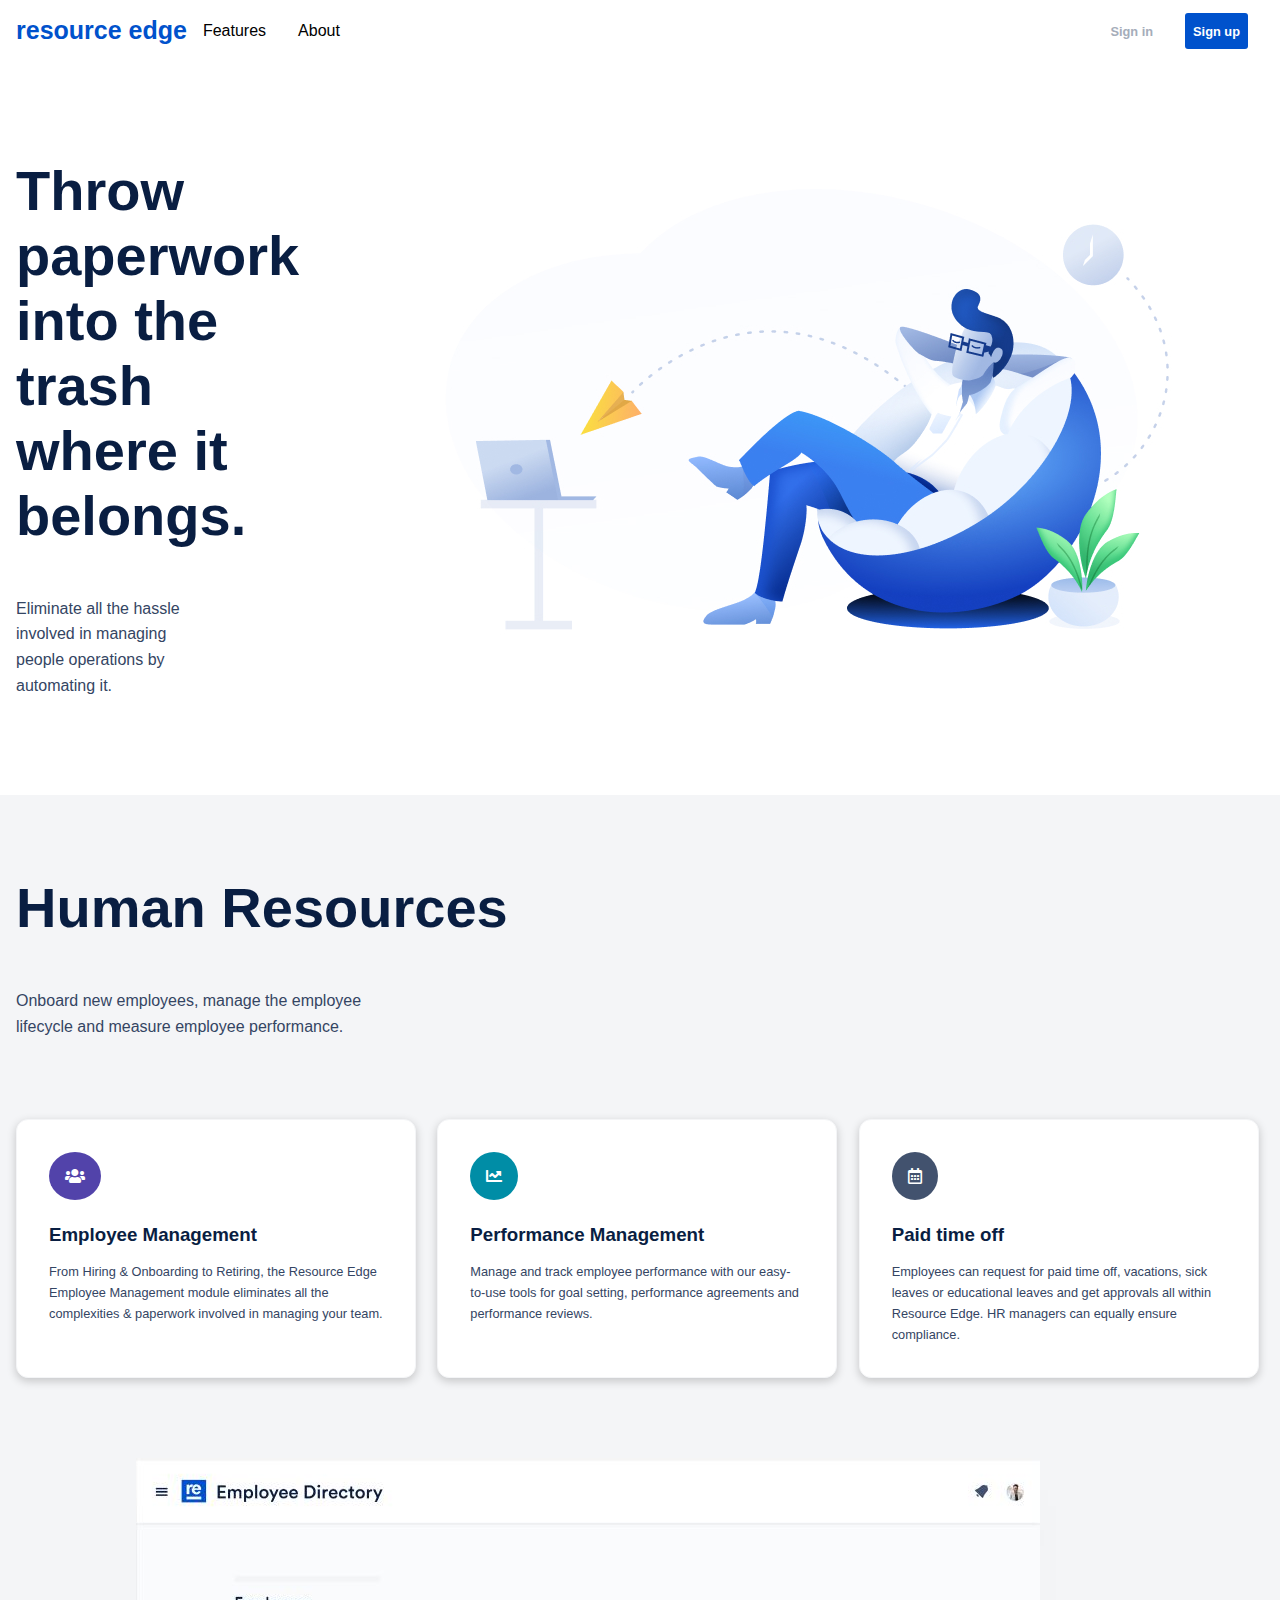
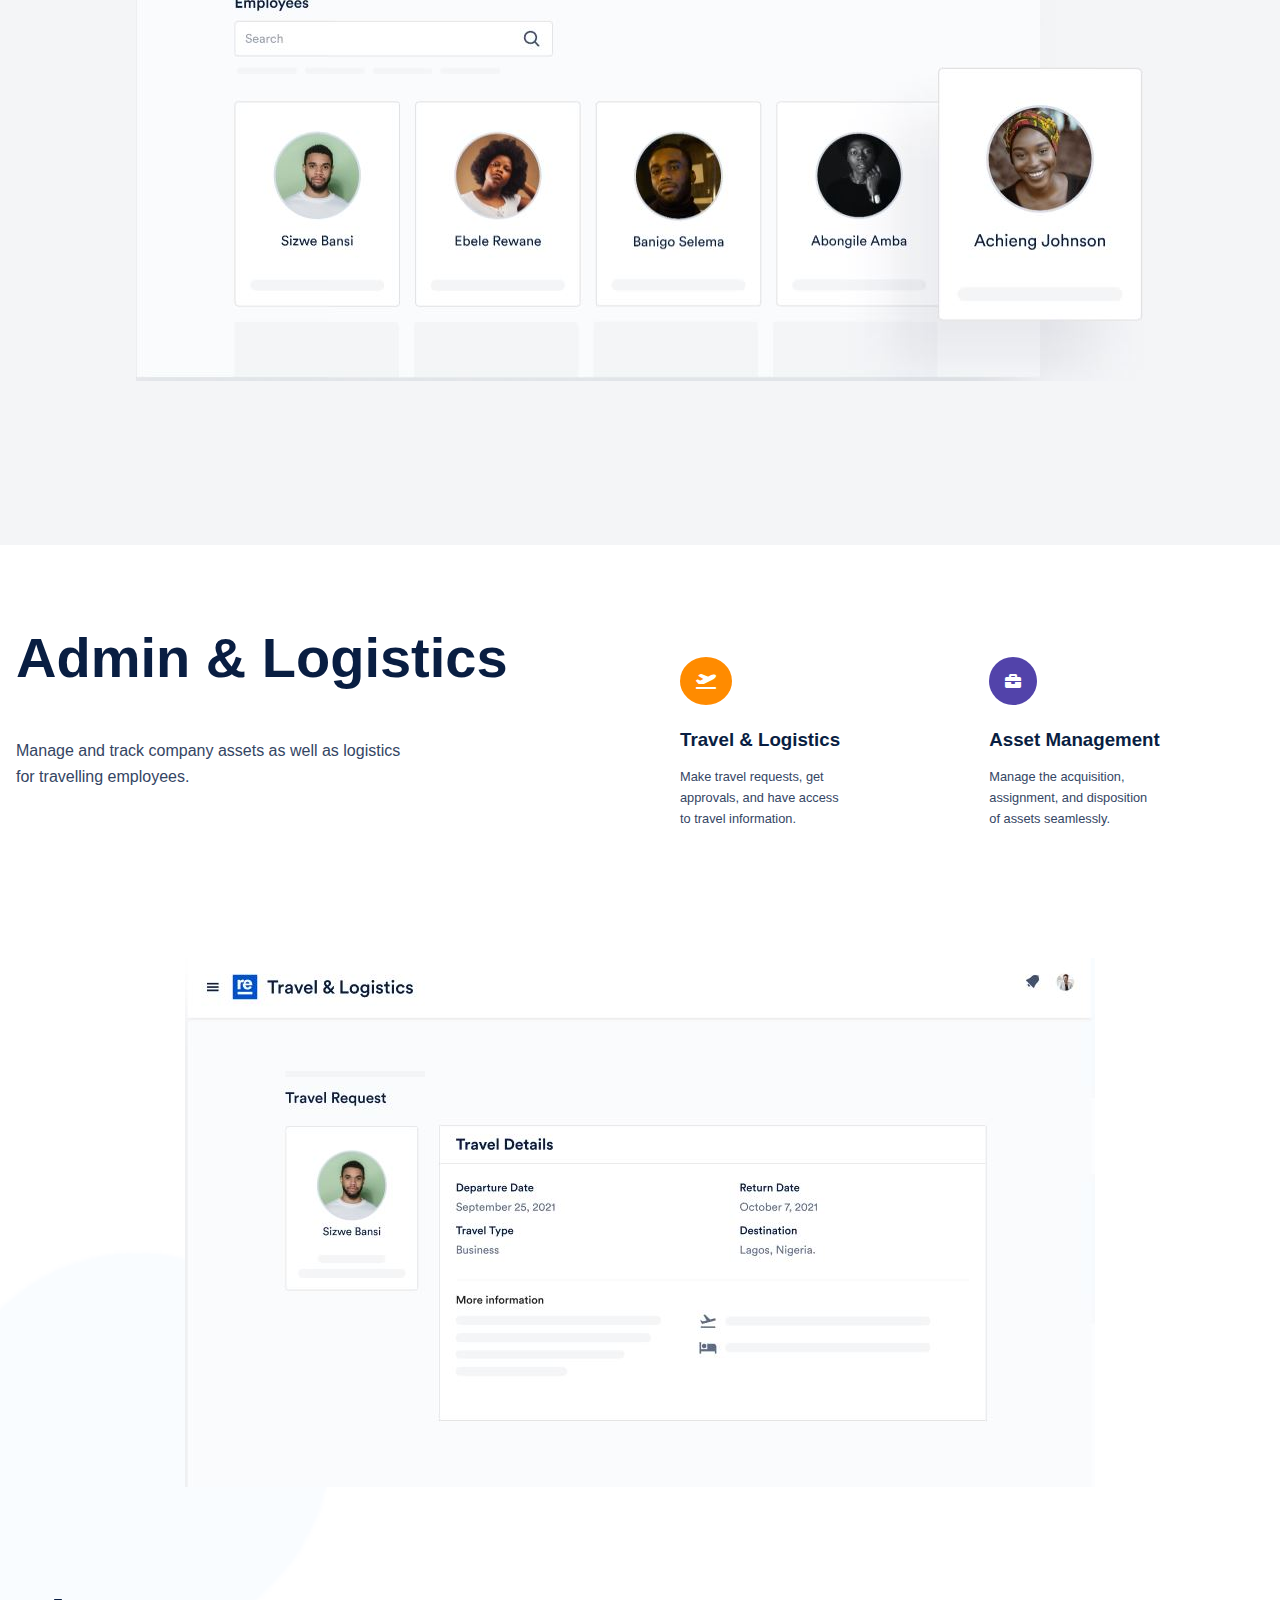
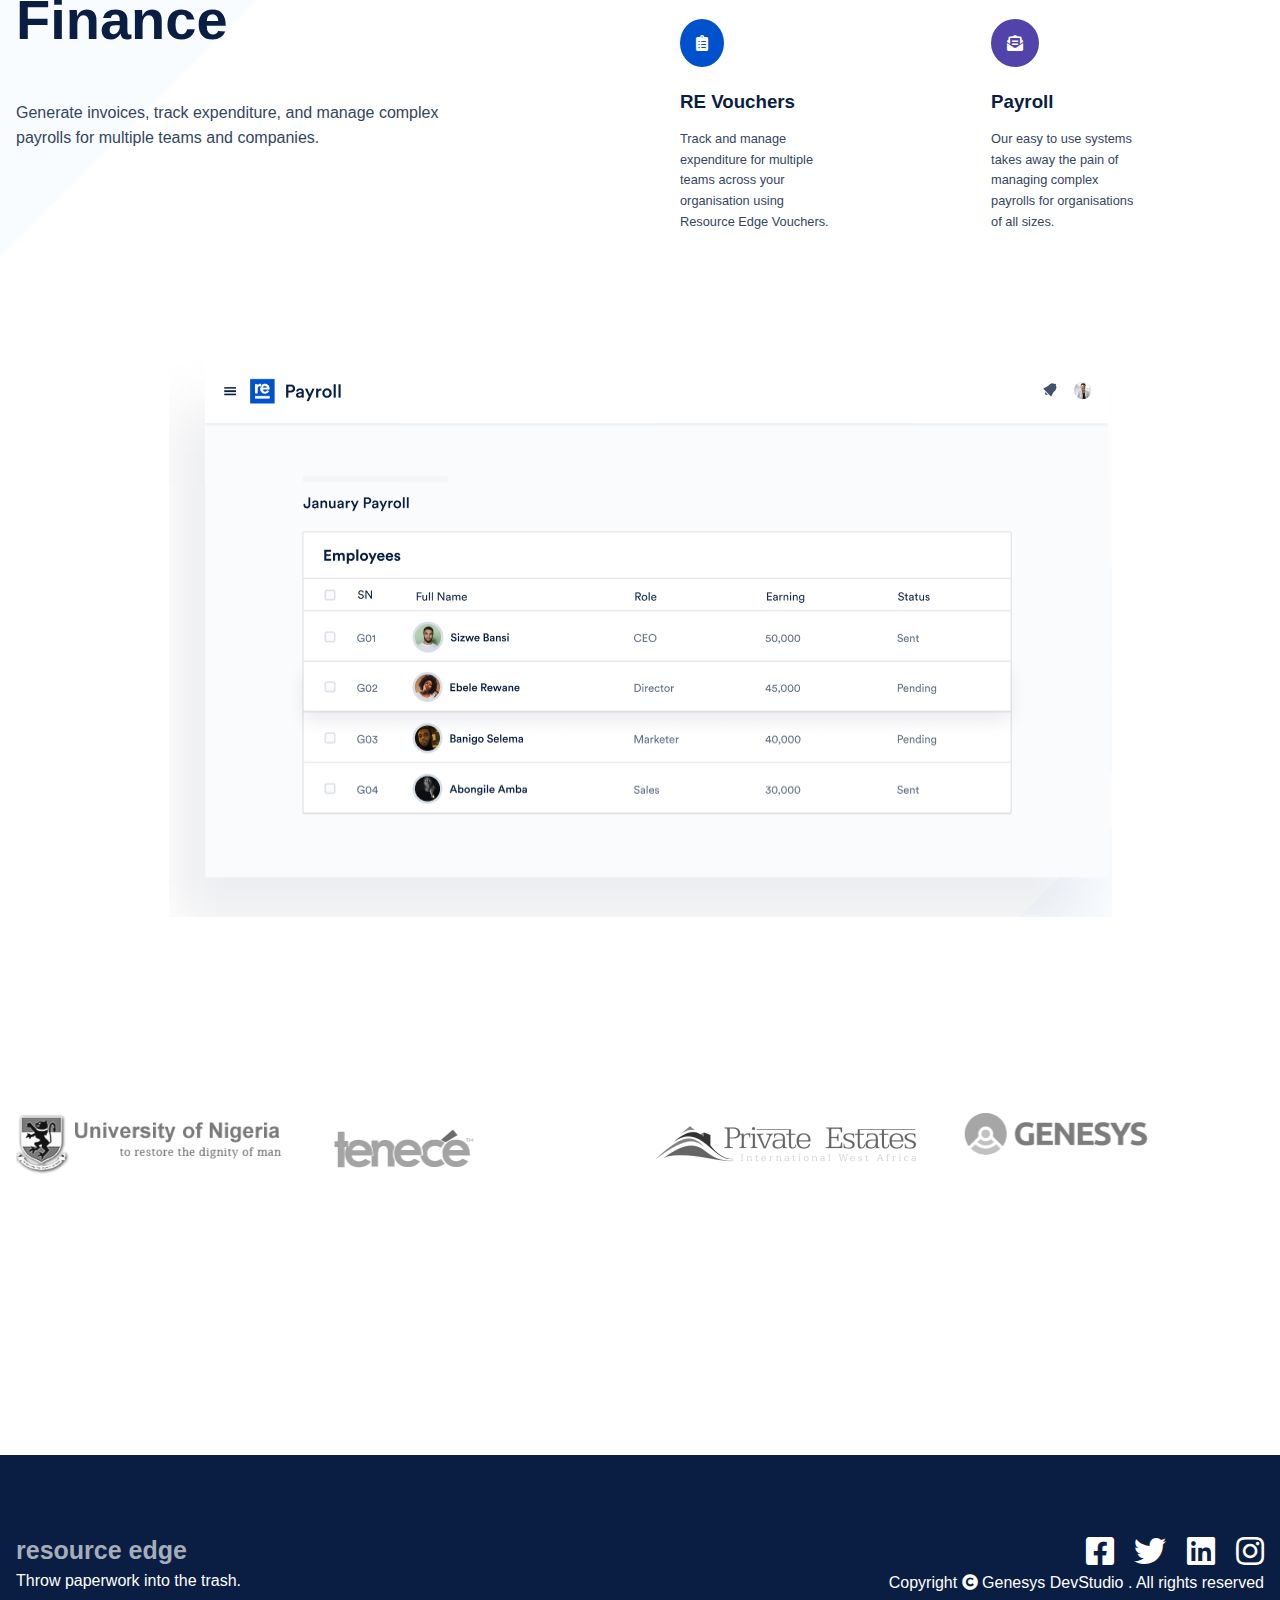
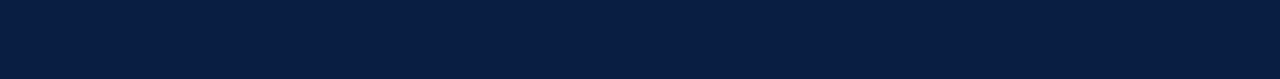
<file: index.html>
<!DOCTYPE html>
<html lang="en">
<head>
    <meta charset="UTF-8">
    <meta http-equiv="X-UA-Compatible" content="IE=edge">
    <meta name="viewport" content="width=device-width, initial-scale=1.0">
    <link rel="stylesheet" href="https://cdnjs.cloudflare.com/ajax/libs/font-awesome/5.15.3/css/all.min.css">
    <link rel="stylesheet" href="./Assets/css/main.css">
    <link
      rel="shortcut icon"
      href="./Assets/imgs/logo.JPG"
      type="image/x-icon"
    />
    <title>Resource Edge</title>
</head>
<body>
    <!-- Pre loader -->
    <div class="preloader">
        <img
          src="./Assets/imgs/Gear-0.2s-200px (1).gif"
          alt="preloader"
          class="preloader_item"
          width="60"
        />
      </div>

    <!-- Header -->
    <header class="site-header">
        <div class="wrapper site_header_wrapper">
            <img src="./Assets/imgs/logo.JPG" class="brand_one" alt="">
            <a href="" class="brand">resource edge</a>
            <nav class="nav">
                <div class="nav-open"><i class="fas fa-bars"></i></div>
                <ul class="nav__wrapper">
                  <li class="nav__item"><a href="#">Features</a></li>
                  <li class="nav__item"><a href="#">About</a></li>
                  <li class="nav__item nav__item--end"><a href="./Assets/html/login.html" class="btn1">Sign in</a></li>
                  <li class="nav__item"><a href="" class="btn btn-primary" >Sign up</a></li>
                  <div class="nav-close"><i class="fas fa-times"></i></div>
                </ul>
            </nav>
        </div>
      </header>

    <!-- Header Hero -->
    <section class="hero" id="hero">
        <div class="wrapper hero_content_wrapper">
            <div class="hero_text_wrapper">
                <h1 class="title mb-5">Throw paperwork into the trash where it belongs.</h1>
                <p class="sub_title">Eliminate all the hassle involved in managing people operations by automating it.</p>
            </div>
            <div><img src="./Assets/imgs/3_RelaxV1.jpg" class="hero_img" alt="hero"></div>
        </div>
    </section>

    <!-- Human Resources -->
    <section class="human_resources" id="human_resources">
        <div class="sec_spacing human_resources_wrapper">
            <div class="hr_text_wrapper">
                <h1 class="title mb-5">Human Resources</h1>
                <p class="sub_title">Onboard new employees, manage the employee lifecycle and measure employee performance.</p>
            </div>
            <div class="services_wrapper">
                <div class="service">
                    <i class="mb-4 fas fa-users"></i>
                    <h3 class="service_title mb-3">Employee Management</h3>
                    <p class="service_text">From Hiring & Onboarding to Retiring, the Resource Edge Employee Management
                         module  eliminates all the complexities & paperwork involved in managing your team.
                    </p>
                </div>
                <div class="service">
                    <i class="mb-4 fas fa-chart-line"></i>
                    <h3 class="service_title mb-3">Performance Management</h3>
                    <p class="service_text">Manage and track employee performance with our easy-to-use tools for goal setting, 
                        performance agreements and performance reviews. 
                    </p>
                </div>
                <div class="service">
                    <i class="mb-4 far fa-calendar-alt"></i>
                    <h3 class="service_title mb-3">Paid time off</h3>
                    <p class="service_text">Employees can request for paid time off, vacations, sick leaves or educational leaves 
                        and get approvals all within Resource Edge. HR managers can equally ensure compliance.
                    </p>
                </div>
            </div>
            <div class="employee_wrapper text-center">
                <img src="./Assets/imgs/employee.JPG" alt="img" class="employee_img">
            </div>
        </div>
    </section>

    <!-- Admin & Logistics -->
    <section class="admin" id="admin">
        <div class="admin_wrapper sec_spacing">
            <div class="admin_content">
                <div class="admin_text_wrapper">
                    <h1 class="title mb-5">Admin & Logistics</h1>
                    <p class="sub_title">Manage and track company assets as well as logistics for travelling employees.</p>
                </div>
                <div class="admin_service">
                    <div class="admins">
                        <i class="fas fa-plane-departure mb-4"></i>
                        <h3 class="service_title mb-3">Travel & Logistics</h3>
                        <p class="service_text w-43">Make travel requests, get approvals, and have access to travel information.</p>
                    </div>
                    <div class="admins">
                        <i class="fas fa-briefcase mb-4"></i>
                        <h3 class="service_title mb-3">Asset Management</h3>
                        <p class="service_text w-65">Manage the acquisition, assignment, and disposition of assets seamlessly.</p>
                    </div>
                </div>
            </div>
            <div class="travel_wrapper text-center">
                <img src="./Assets/imgs/travel.JPG" alt="img" class="travel_img">
            </div>

            <div class="finance_content">
                <div class="finance_text_wrapper">
                    <h1 class="title mb-5">Finance</h1>
                    <p class="sub_title">Generate invoices, track expenditure, and manage complex payrolls for multiple teams and companies.</p>
                </div>
                <div class="finance_service">
                    <div class="finance">
                        <i class="fas fa-clipboard-list mb-4"></i>
                        <h3 class="service_title mb-3">RE Vouchers</h3>
                        <p class="service_text w-48">Track and manage expenditure for multiple teams across your organisation using Resource Edge Vouchers.</p>
                    </div>
                    <div class="finance">
                        <i class="fas fa-envelope-open-text mb-4"></i>
                        <h3 class="service_title mb-3">Payroll</h3>
                        <p class="service_text w-65">Our easy to use systems takes away the pain of managing complex payrolls for organisations of all sizes.</p>
                    </div>
                </div>
            </div>
            <div class="payroll_wrapper text-center">
                <img src="./Assets/imgs/payroll.PNG" alt="img" class="payroll_img">
            </div>

            <div class="brands">
                <img src="./Assets/imgs/image 7.png" alt="" class="brand_img">
                <img src="./Assets/imgs/image 6.png" alt="" class="brand_img">
                <img src="./Assets/imgs/image 9.png" alt="" class="brand_img">
                <img src="./Assets/imgs/image 10.png" alt="" class="brand_img">
            </div>
        </div>
    </section>

    <!-- Footer  -->
    <footer class="footer">
        <div class="footer-info sec_spacing">
            <div class="footer-content-one">
                <a href="" class="footer_brand">resource edge</a>
                <p class="footer-text">Throw paperwork into the trash.</p>
            </div>
            <div class="footer-content-two">
                <div class="footer-icons">
                    <i class="fab fa-facebook-square"></i>
                    <i class="fab fa-twitter"></i>
                    <i class="fab fa-linkedin"></i>
                    <i class="fab fa-instagram"></i>
                </div>
                <p>Copyright <i class="fas fa-copyright"></i></a> Genesys DevStudio . All rights reserved</p>
            </div>
        </div>
    </footer>
    
    <script src="./Assets/js/app.js"></script>
</body>
</html>
</file>
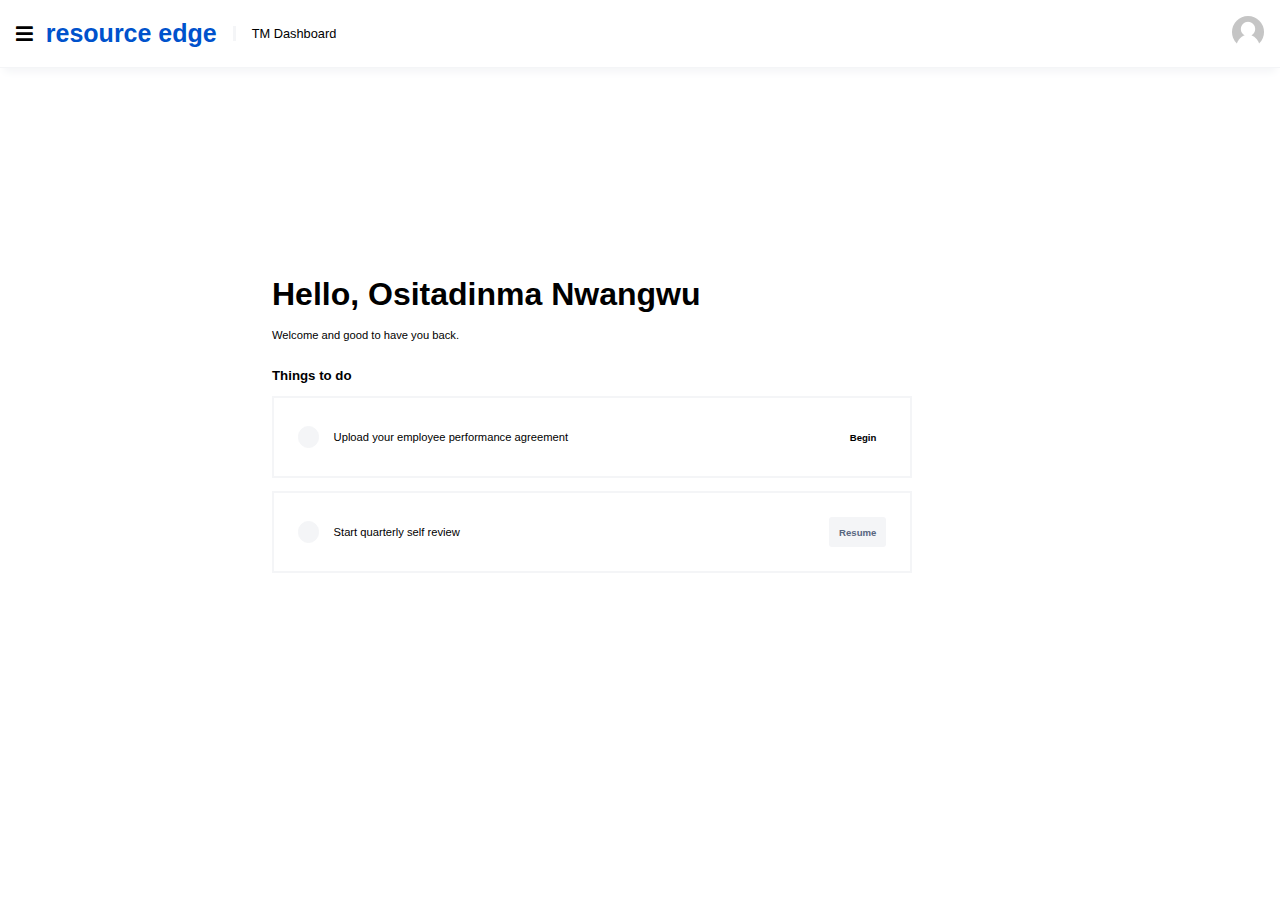
<file: Assets/html/dashboard.html>
<!DOCTYPE html>
<html lang="en">
<head>
    <meta charset="UTF-8">
    <meta http-equiv="X-UA-Compatible" content="IE=edge">
    <meta name="viewport" content="width=device-width, initial-scale=1.0">
    <link rel="stylesheet" href="https://cdnjs.cloudflare.com/ajax/libs/font-awesome/5.15.3/css/all.min.css">
    <link rel="stylesheet" href="../css/dash.css">
    <link
      rel="shortcut icon"
      href="../imgs/logo.JPG"
      type="image/x-icon"
    />
    <title>Dashboard</title>
</head>
<body>
    <!-- Pre loader -->
    <div class="preloader">
        <img
          src="../imgs/Gear-0.2s-200px (1).gif"
          alt="preloader"
          class="preloader_item"
          width="60"
        />
      </div>

    <!-- Header -->
    <header class="site-header">
        <div class="wrapper site_header_wrapper">
            <i class="fas fa-bars nav-open brand_one" id="sidebar_open" onclick="openSidebar()"></i>
            <a href="" class="brand">resource edge</a>
            <nav id="nav" class="nav">
                <ul class="nav__wrapper">
                    <li class="nav__item feat"><a href="#">TM Dashboard</a></li>
                    <li class="nav__btn nav__item--end"><img src="../imgs/image 1.png" class="avatar alt=""></li>
                </ul>
            </nav>
        </div>
    </header>

    <!-- Sidebar -->
    <div class="sidebar_wrapper" id="sidebar_wrapper">
        <i class="fas fa-times sidebar_close" id="sidebar_close" onclick="closeSidebar()"></i>
        <div class="sidebar_info">
            <p class="sidebar_title">Ositadinma Nwangwu</p>
            <p class="sidebar_sub_title">Profile</p>
        </div>
        <div class="users">
            <p class="users_text">Use Resource Edge as</p>
            <div class="user">
                <i class="fas fa-user-tie"></i>
                <p>Employee</p>
                <i class="fas fa-check"></i>
            </div>
            <div class="user">
                <i class="fas fa-user-secret"></i>
                <p>Talent Manager</p>
            </div>
        </div>
        <div class="btn_wrapper">
            <a href="/index.html" class="btn3">Log out</a>
        </div>
    </div>

    <!-- Information -->
    <section class="info">
        <div class="info_text">
            <h1 class="title">Hello, Ositadinma Nwangwu</h1>
            <p class="text">Welcome and good to have you back.</p>
        </div>
        <div class="steps">
            <h5>Things to do</h5>
            <div class="things">
                <div class="circle"></div>
                <p class="text">Upload your employee performance agreement</p>
                <a href="./Assets/html/login.html" class="btn btn1 item--end">Begin</a>
            </div>
            <div class="things">
                <div class="circle"></div>
                <p class="text">Start quarterly self review</p>
                <a href="./Assets/html/login.html" class="btn btn2 item--end">Resume</a>
            </div>
        </div>
    </section>
    
    <script src="../js/app.js"></script>
</body>
</html>
</file>
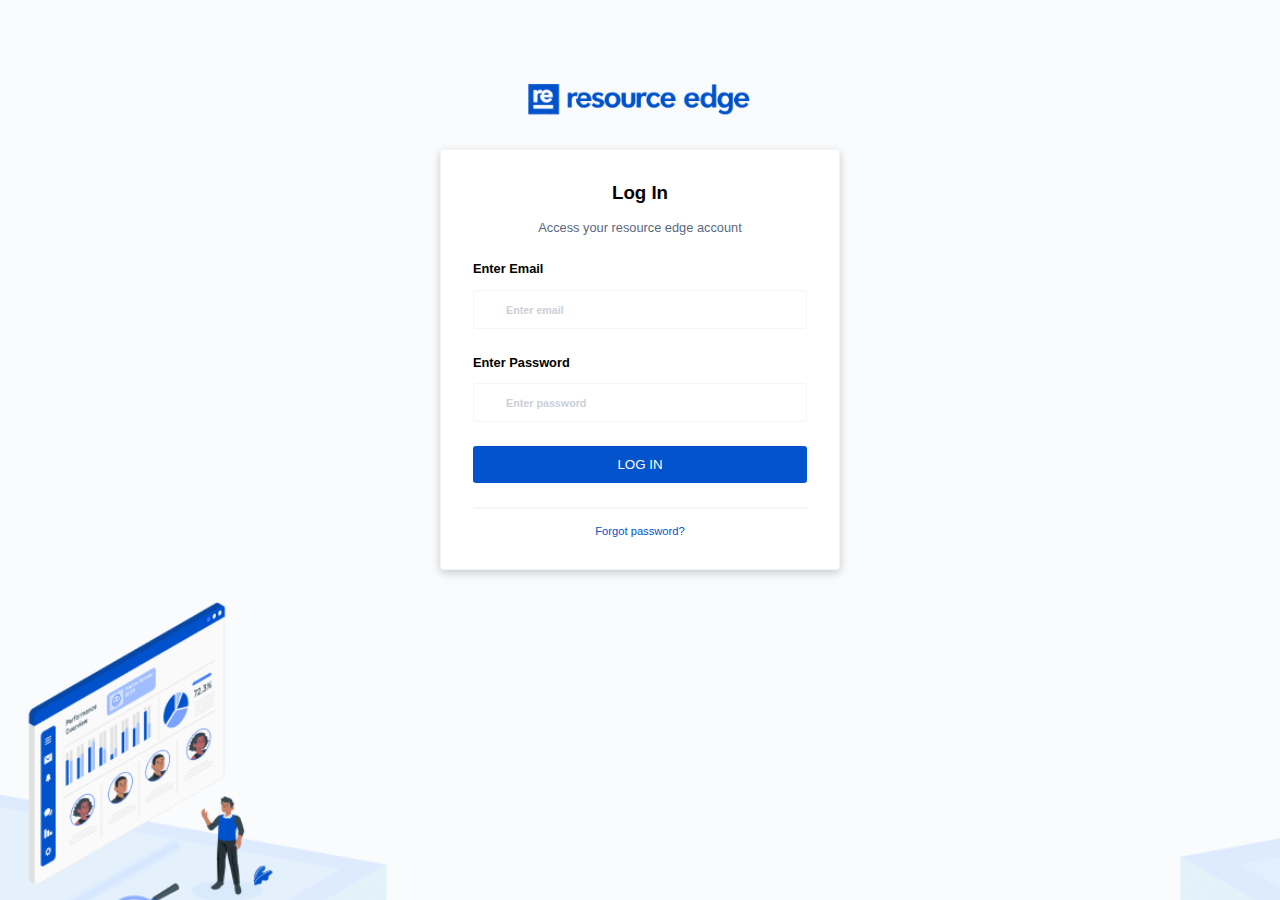
<file: Assets/html/login.html>
<!DOCTYPE html>
<html lang="en">
<head>
    <meta charset="UTF-8">
    <meta http-equiv="X-UA-Compatible" content="IE=edge">
    <meta name="viewport" content="width=device-width, initial-scale=1.0">
    <link rel="stylesheet" href="../css/login.css">
    <link
      rel="shortcut icon"
      href="../imgs/logo.JPG"
      type="image/x-icon"
    />
    <title>Login Page</title>
</head>
<body>
    <!-- Pre loader -->
    <div class="preloader">
        <img
          src="../imgs/Gear-0.2s-200px (1).gif"
          alt="preloader"
          class="preloader_item"
          width="60"
        />
      </div>

    <main>

        <!-- Main  -->
        <div class="main">
            <div class="text-center">
                <img src="../imgs/Resource_Edge-.png" class="img-top mb-4" width="230" alt="rede">
            </div>
            <div class="card">
                <div class="card-body">
                    <div class="card-heading text-center mb-4">
                        <h3 class="card-title mb-3">Log In</h3>
                        <p class="card-text">Access your resource edge account</p>
                    </div>
                    <form action="" class="login-form">
                        <div class="form-group mb-4">
                            <label for="email">Enter Email</label>
                            <input class="form-control" id="name" type="text" name="" placeholder="Enter email" required >
                        </div>
                        <div class="form-group mb-4">
                            <label for="password">Enter Password</label>
                            <input class="form-control" id="password" type="text" name="" placeholder="Enter password" required >
                        </div>
                    </form>
                    <a href="./dashboard.html"><button class="btn btn-primary mb-4">Log in</button></a>
                    <hr>
                    <a href="#"><p class="text-center p-text">Forgot password?</p></a>
                </div>
            </div>
        </div>

        <!-- Footer -->
        <section class="footer" id="footer">
            <!-- <img src="../imgs/Group_46.png" class="footer-img" alt=""> -->
        </section>
    </main>

    <script src="../js/app.js"></script>
</body>
</html>
</file>
<file: Assets/css/main.css>
/* ================================================
   General
   ================================================ */

* {
    margin: 0;
    padding: 0;
    list-style: none;
    text-decoration: none!important;
    box-sizing: border-box;
}

html {
    -webkit-font-smoothing: antialiased;
    -moz-osx-font-smoothing: grayscale;
  }

body {
    background-color: #FFF;
    font-family: 'Inter', sans-serif;
}

a {
    color: #000;
}


/* ================================================
   Reusables
   ================================================ */

.text-center {
    text-align: center;
 }
 
 .mb-2 {
    margin-bottom: .5rem;
 }
 
 .mb-3 {
    margin-bottom: 1rem;
 }
 
 .mb-4 {
    margin-bottom: 1.5rem;
 }

 .mb-5 {
     margin-bottom: 3rem;
 }

 .w-65 {
     width: 65%;
 }

 .w-43 {
     width: 43%;
 }

 .w-48 {
     width: 48%;
 }

 .title {
    color: #091E42;
    font-size: 3.5rem;
    font-weight: 700;
 }

 .sub_title {
    color: #344563;
    font-weight: 500;
    line-height: 1.6rem;
 }
 

.btn-primary {
    background: #0052CC;
 }

 .sec_spacing {
    max-width: 100rem;
    padding: 5rem 1rem;
    margin-left: auto;
    margin-right: auto;
}

.service_title {
    color: #091E42;
}

.service_text {
    color: #344563;
    font-size: .8rem;
    font-weight: 400;
    line-height: 1.3rem;
}


/* ================================================
   Pre-Loader
   ================================================ */
   .preloader {
    position: fixed;
    top: 0;
    left: 0;
    right: 0;
    bottom: 0;
    background: #FFF;
    z-index: 999;
    display: grid;
    justify-content: center;
    align-items: center;
} 

/* ================================================
   Header
   ================================================ */
   
.wrapper {
    max-width: 100rem;
    padding-left: 1rem;
    padding-right: 1rem;
    margin-left: auto;
    margin-right: auto;
}

.site-header {
    position: relative;
    background-color: #FFF; 
}

.site_header_wrapper {
    display: flex;
    align-items: center;
    padding-top: 1rem;
    padding-bottom: 1rem; 
}

.brand_one {
    display: none;
}

.brand {
    color: #0052CC;
    font-weight: bold;
    font-size: 1.563rem;
}

.nav {
    flex: 1; 
}

.nav__wrapper {
    display: flex; 
} 

.nav__item a {
    /* display: inline-block; */
    margin: 0 1rem; 
}

.nav__item--end {
    margin-left: auto; 
}

.nav__wrapper .nav-close {
    color: #F4F5F7;
    font-size: 1rem;
    display: none;
    cursor: pointer;
}

@media (max-width: 760px) {
    .nav__wrapper {
        display: inline-block;
        padding-top: 3rem;
        padding-bottom: 1.5rem;
        
    }

    .nav__wrapper {
      position: absolute;
      top: 1rem;
      right: 0;
      left: 0;
      z-index: 10;
      background-color: #FFF;
      align-items: center;
      display: none;
      transition: top 1s ease; 
    }
    
    .nav__wrapper li {
        margin-top: 1.5rem;
    }

    .nav__item--end a {
        color: #FFF;
        padding: 0.675rem .5rem;
        border: none;
        outline: none;
        border-radius: 3px;
        background-color: #F4F5F7;
    }

    .brand_one {
        display: block;
    }

    .brand {
        display: none;
    }

    .nav__wrapper .nav-close {
        display: block;
        position: absolute;
        top: 1.25rem;
        right: 1.25rem;
    }
} 

.nav-open {
    font-size: 2rem;
    cursor: pointer;
    display: none; 
}

@media (max-width: 760px) {
    .nav-open {
        display: block;
        position: absolute;
        right: 1rem;
        top: 1rem; 
    } 
}


.btn1 {
    color: #A5ADBA;
    font-weight: bold;
    font-size: .8rem;
}

.btn1:hover {
    color: #0052CC;
}

.btn {
    color: #FFF;
    padding: 0.675rem .5rem;
    border: none;
    outline: none;
    border-radius: 3px;
    font-weight: bold;
    font-size: .8rem;
    /* margin-left: .5rem; */
}



/* ================================================
   Hero Section
   ================================================ */

.hero_content_wrapper {
    display: flex;
    align-items: center;
}

.hero_text_wrapper {
    max-width: 100%;
}

.hero_text_wrapper h1 {
    max-width: 83%;
}


.hero_text_wrapper p {
    max-width: 52%;
}

@media screen and (max-width: 768px) {
    .hero_content_wrapper {
        display: block;
    }

    .hero_text_wrapper h1 {
        font-size: 2.3rem;
        max-width: 95%;
        margin-top: 3.5rem;
    }

    .hero_text_wrapper p {
        max-width: 89%;
    }

    .hero_img {
        width: 100%;
        height: auto;
    }
    
}

@media screen and (min-width: 769px) and (max-width: 950px) {
    .hero_content_wrapper {
        display: block;
    }

    .hero_text_wrapper h1 {
        font-size: 2.3rem;
        max-width: 70%;
        margin-top: 3.5rem;
    }

    .hero_img {
        width: 100%;
        height: auto;
    }
}

@media screen and (min-width: 950px) and (max-width: 1265px) {
    .hero_content_wrapper {
        display: block;
    }

    .hero_text_wrapper h1 {
        font-size: 2.3rem;
        max-width: 47%;
        margin-top: 3.5rem;
    }

    .hero_text_wrapper p {
        max-width: 34%;
    }
}


/* ================================================
   Human Resources
   ================================================ */

.human_resources{
    background-color: #F4F5F7;
}

.hr_text_wrapper p {
    max-width: 29%;
    margin-bottom: 5rem;
}

.service {
    width: 25rem;
    border: 1px solid #F4F5F7;
    border-radius: 12px;
    padding: 2rem;
    background: #FFF;
    box-shadow: 0 3px 10px rgb(0 0 0 / 0.2);
}

.service .fas, .far {
    color: #FFF;
    padding: 1rem;
    border-radius: 50%;
   
}

.fa-users {
    background-color: #5243aa;
}

.fa-chart-line {
    background-color: #008DA6;
}

.fa-calendar-alt {
    background-color: #42526E;
}

.services_wrapper {
    display: grid;
    height: auto;
    grid-template-columns: repeat(3, 1fr);
    grid-gap: 1rem;
}

.employee_wrapper {
    margin: 5rem auto;
}

@media screen and (max-width: 768px) {
    .services_wrapper {
        grid-template-columns: 1fr;
    }

    .hr_text_wrapper h1 {
        font-size: 2rem;
    }

    .hr_text_wrapper p {
        max-width: 97%;
    }

    .service {
        width: 23.8rem;
        padding: 2rem;
    }
    .employee_img {
        width: 100%;
        height: auto;
    }
}

@media screen and (min-width: 769px) and (max-width: 950px) {
    .services_wrapper {
        grid-template-columns: 1fr;
    }

    .hr_text_wrapper h1 {
        font-size: 2rem;
    }

    .hr_text_wrapper p {
        max-width: 50%;
    }
    
    .employee_img {
        width: 100%;
        height: auto;
    }

}

@media screen and (min-width: 950px) and (max-width: 1260px) {
    .services_wrapper {
        grid-template-columns: 1fr;
    }

    .hr_text_wrapper h1 {
        font-size: 2rem;
    }

    .hr_text_wrapper p {
        max-width: 50%;
    }
    
    .employee_img {
        width: 100%;
        height: auto;
    }
}



/* ================================================
   Admin & Logistics/Finance
   ================================================ */

.admin {
    background: url("/Assets/imgs/bg.png") no-repeat center / cover;
}

.admins, .finance {
    padding: 2rem;
}

.admin_content, .finance_content {
    display: grid;
    height: auto;
    grid-template-columns: repeat(2, 1fr);
    grid-gap: 1rem;
}

.admin_text_wrapper p {
    max-width: 66%;
    /* margin-bottom: 5rem; */
}

.admins .service_text {
    width: 66%;
}

.admin_service, .finance_service {
    display: flex;
}

.admin .fas, .finance .fas {
    color: #FFF;
    padding: 1rem;
    border-radius: 50%;
}

.fa-briefcase, .fa-envelope-open-text {
    background-color: #5243aa;
}

.fa-plane-departure {
    background-color: #ff8b00;
}

.travel_wrapper, .payroll_wrapper {
    margin: 6rem auto;
}

.finance_text_wrapper p {
    width: 70%;
}

.finance .service_text {
    width: 62%;
}

.fa-clipboard-list {
    background-color: #0052CC;
}

.brands {
    display: grid;
    height: auto;
    grid-template-columns: repeat(4, 1fr);
    grid-gap: 1rem;
    margin: 12rem auto;
}

@media screen and (max-width: 768px) {
    .admin_content, .finance_content {
        display: block;
    }

    .admin_service, .finance_service {
        display: block;
    }

    .admin_text_wrapper h1, .finance_text_wrapper h1 {
        font-size: 2rem;
    }

    .admin_text_wrapper p {
        max-width: 91%;
        margin-bottom: 3rem;
    }

    .admins p {
        width: 78%;
    }

    .travel_img, .payroll_img {
        width: 100%;
        height: auto;
    }

    .finance_text_wrapper p {
        width: 88%;
    }

    .finance p {
        width: 84%;
    }

    .brands {
        align-items: center;
        grid-template-columns: repeat(2, 1fr);
        margin: 3rem auto;
    }

    .brand_img {
        width: 100%;
        height: auto;
    }

    
}

@media screen and (min-width: 769px) and (max-width: 950px) {
    .admin_content, .finance_content {
        display: block;
    }

    .admin_service, .finance_service {
        display: block;
    }

    .admin_text_wrapper h1, .finance_text_wrapper h1 {
        font-size: 2rem;
    }

    .travel_img, .payroll_img {
        width: 100%;
        height: auto;
    }

    .admins p {
        width: 38%;
    }

    .brands {
        align-items: center;
        grid-template-columns: repeat(2, 1fr);
        margin: 3rem auto;
    }

}

@media screen and (min-width: 950px) and (max-width: 1260px) {
    .admin_content, .finance_content {
        display: block;
    }

    .admin_service, .finance_service {
        display: block;
    }

    .admin_text_wrapper h1, .finance_text_wrapper h1 {
        font-size: 2rem;
    }

    .travel_img, .payroll_img {
        width: 100%;
        height: auto;
    }

    .admins p {
        width: 32%;
    }

    .admin_text_wrapper p {
        max-width: 38%;
        margin-bottom: 3rem;
    }

    .finance_text_wrapper p {
        width: 48%;
    }

    .finance p {
        width: 34%;
    }

    .brands {
        align-items: center;
        grid-template-columns: repeat(2, 1fr);
        margin: 3rem auto;
    }

}



/* ================================================
   Footer
   ================================================ */
.footer {
    background-color: #091e42;
}

.footer-info {
    display: flex;
    align-items: center;
    justify-content: space-between;
}

.footer_brand {
    color: #A5ADBA;
    font-weight: bold;
    font-size: 1.563rem;
}

.footer-content-one p, .footer-content-two p {
    color: #FFF;
    line-height: 2rem;
}

.footer-content-two {
    color: #FFF;
}

.footer-icons {
    display: flex;
    justify-content: right;
}

.footer-icons .fab {
    font-size: 2rem;
    padding-left: 1.3rem;
}

@media screen and (max-width: 768px) {
    .footer-info {
        display: block;
        text-align: center;
        justify-content: center;
    }

    .footer-icons {
        display: flex;
        justify-content: center;
        margin: 5rem 0;
    }

    .footer-content-two p {
        font-size: .8rem;
    }
}

@media screen and (min-width: 769px) and (max-width: 950px) {
    .footer-info {
        display: block;
        text-align: center;
        justify-content: center;
    }

    .footer-icons {
        display: flex;
        justify-content: center;
        margin: 5rem 0;
    }
}
</file>
<file: Assets/css/dash.css>
/* ================================================
   General
   ================================================ */

* {
    margin: 0;
    padding: 0;
    list-style: none;
    text-decoration: none!important;
    box-sizing: border-box;
}

html {
    -webkit-font-smoothing: antialiased;
    -moz-osx-font-smoothing: grayscale;
  }

body {
    background-color: #FFF;
    font-family: 'Inter', sans-serif;
}

a {
    color: #000;
}


/* ================================================
   Reusables
   ================================================ */

.text-center {
    text-align: center;
 }
 
 .mb-2 {
    margin-bottom: .5rem;
 }
 
 .mb-3 {
    margin-bottom: 1rem;
 }
 
 .mb-4 {
    margin-bottom: 1.5rem;
 }

 .mb-5 {
     margin-bottom: 3rem;
 }


/* ================================================
   Pre-Loader
   ================================================ */
   .preloader {
    position: fixed;
    top: 0;
    left: 0;
    right: 0;
    bottom: 0;
    background: #FFF;
    z-index: 999;
    display: grid;
    justify-content: center;
    align-items: center;
} 


/* ================================================
   Header
   ================================================ */
.wrapper {
    max-width: 117rem;
    padding: 1rem;
    margin-left: auto;
    margin-right: auto;
}

.brand {
    color: #0052CC;
    font-weight: bold;
    font-size: 1.563rem;
}

.brand_one {
    cursor: pointer;
    font-size: 1.2rem;
    margin-right: .8rem;
}

.brand_one:hover{
    transform: rotate(90deg);
}

.site-header {
    position: relative;
    border-bottom: 1px solid #f4f5f7;
    background-color: #FFF;
    box-shadow: 0 8px 8px -4px #f4f5f7;
}

.site_header_wrapper {
    display: flex;
    align-items: center;
    padding-top: 1rem 0; 
}

.nav {
    flex: 1; 
}

.nav__wrapper {
    display: flex; 
    align-items: center;
    margin-left: 1rem;
    font-size: .8rem;
}


.feat {
    padding-left: 1rem;
    margin-right: 1rem;
    border-left: 3px solid#f4f5f7;
}

.nav__item--end {
    margin-left: auto; 
}

.avatar {
    cursor: pointer;
    border-radius: 50%;
}


@media screen and (max-width: 759px) {
    .brand {
        font-size: 1.3rem;
    }
}

/* ================================================
   Sidebar
   ================================================ */


   .sidebar_wrapper {
    width: 16%;
    height: 100%;
    background-color: #FFF;
    top: 0;
    right: 0;
    overflow: hidden;
    display: none;
    transition: .2s;
    padding: 2rem 1rem;
    position: absolute;
    border: 1px solid #f4f5f7;
    box-shadow: 10px 0 5px -2px #f4f5f7;
}

.sidebar_close {
    color: #6b778c;
    font-size: .8rem;
    right: 0;
    bottom: 58rem;
    margin: 1rem;
    margin-top: 0;
    position: absolute;
    cursor: pointer;
}

.sidebar_title {
    color: #6b778c;
    font-size: 1.3rem;
    font-weight: 600;
    text-transform: uppercase;
}

.sidebar_sub_title {
    font-weight: 500;
    margin-top: 1rem;
}

.users {
    margin-top: 1.3rem;
}

.users_text {
    color: #6b778c;
    font-size: .9rem;
    font-weight: bold;
}

.user {
    display: flex;
    align-items: center;
    margin-top: 1rem;
}

.user .fas {
    color: #FFF;
    border: 1px solid #f4f5f7;
    padding: .5rem;
    margin-right: 1rem;
    border-radius: 6px;
}

.fa-user-tie {
    background-color: #5243aa;
}

.fa-user-secret {
    background-color: #0052CC;
}

.fa-check {
    color: #0052CC!important;
    border: none!important;
}

.btn_wrapper {
    position:absolute;
    width: 100%;
    left: 0;
    bottom:0;
    padding: 1.5rem;
    border-top: 3px solid #f4f5f7;
}




@media screen and (max-width: 1000px) {
    .sidebar_wrapper {
        width: 42%;
    }

    .sidebar_title {
        font-size: 1rem;
    }

    .user p {
        font-size: .8rem;
    }

    .user .fas {
        font-size: .8rem;
    }

    .users_text {
        font-size: .8rem;
    }
}



/* ================================================
   Info
   ================================================ */
.info {
    max-width: 42rem;
    padding: 1rem;
    margin: 12rem 0;
    margin-left: 16rem;
}

.info_text {
    margin-bottom: 1.7rem;
}

.title {
    margin-bottom: 1rem;
}

.text {
    font-size: .7rem;
    font-weight: 500;
}

.things {
    display: flex;
    align-items: center;
    border: 2px solid #f4f5f7;
    padding: 1.5rem;
    margin-top: .8rem;
}

.item--end {
    margin-left: auto; 
}

.circle {
    border: 1px solid #f4f5f7;
    border-radius: 50%;
    background-color: #f4f5f7;
    padding: .6rem;
    margin-right: .9rem;
}

.btn {
    font-weight: bold;
    font-size: .6rem;
    padding: .6rem;
}

.btm1 {
    color: #0052CC;
}

.btn2 {
    color: #58667f;
    border-radius: 3px;
    background-color: #f4f5f7;
}

@media screen and (max-width: 821px) {
    .info {
        max-width: 42rem;
        padding: 1rem;
        margin: 7rem 2rem;
    }
}
</file>
<file: Assets/css/login.css>
/* ================================================
   General
   ================================================ */
* {
    margin: 0;
    padding: 0;
    list-style: none;
    text-decoration: none!important;
    box-sizing: border-box;
}

body {
   font-family: 'Roboto', sans-serif;
   background: #fafbfc;
}

/* ================================================
   Reusables
   ================================================ */

.text-center {
   text-align: center;
}

.mb-2 {
   margin-bottom: .5rem;
}

.mb-3 {
   margin-bottom: 1rem;
}

.mb-4 {
   margin-bottom: 1.5rem;
}

.btn-primary {
   background: #0353CC;
}


/* ================================================
   Pre-Loader
   ================================================ */
.preloader {
    position: fixed;
    top: 0;
    left: 0;
    right: 0;
    bottom: 0;
    background: #FFF;
    z-index: 999;
    display: grid;
    justify-content: center;
    align-items: center;
} 


/* ================================================
   Main
   ================================================ */
.main {
   margin: 5rem auto;
   margin-bottom: 2rem;
}

.card {
   width: 25rem;
   margin: 0 auto;
   border: 1px solid #F4F5F7;
   border-radius: 4px;
   padding: 2rem;
   background: #FFF;
   box-shadow: 0 3px 10px rgb(0 0 0 / 0.2);
}

.card-heading .card-text {
   font-size: .8rem;
   color: #596880;
}

label {
   font-size: .8rem;
   font-weight: bold;
}

.form-control {
   width: 100%;
   margin-top: .8rem;
   padding: 0.675rem 2rem;
   border-radius: 3px;
   border: 1px solid #F4F5F7;
   outline: none;
}

::placeholder {
   color: #CBCFD7;
   font-size: .67rem;
   font-weight: bold;
}

.btn {
   width: 100%;
   color: #FFF;
   text-transform: uppercase;
   padding: 00.675rem 2rem;
   border: none;
   outline: none;
   border-radius: 3px;
}

.btn:hover {
   cursor: pointer;
   background: #02398d
}

hr {
   border: 1px solid #F4F5F7;
   margin-bottom: 1rem;
}

.p-text {
   color: #0353CC;
   font-size: .7rem;
}

.reg .card-text {
   cursor: pointer;
   font-size: .7rem;
   text-transform: uppercase;
}

/* ================================================
   Footer
   ================================================ */

.footer {
   position: fixed;
   width: 100%;
   height: 25rem;
   background-image: url(/Assets/imgs/Group_46.png);
   /* background-position: center; */
   background-repeat: no-repeat;
   background-size: cover;
}

/* .footer-img {
   width: 100%;
   height: auto;
} */
</file>
